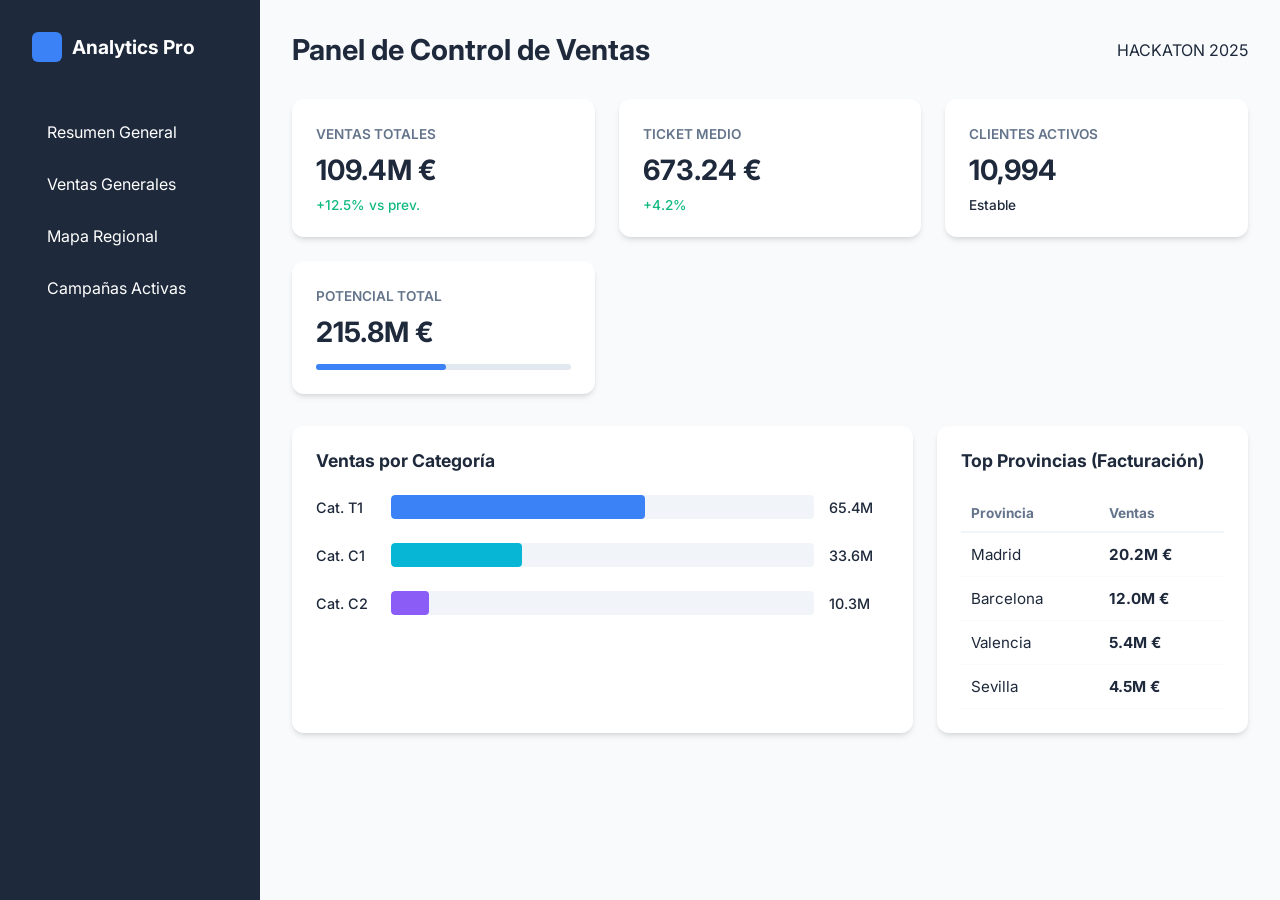
<file: index.html>
<!DOCTYPE html>
<html lang="es">
<head>
    <meta charset="UTF-8">
    <meta name="viewport" content="width=device-width, initial-scale=1.0">
    <title>Business Intelligence Dashboard</title>
    <link rel="stylesheet" href="Styles.css">
    <link href="https://fonts.googleapis.com/css2?family=Inter:wght@300;400;600;700&display=swap" rel="stylesheet">
</head>
<body>
    <div class="dashboard-container">
        <aside class="sidebar">
            <div class="logo">
                <div class="logo-icon"></div>
                <span>Analytics Pro</span>
            </div>
           <nav>
    <ul>
        <li>
            <a href="index.html">Resumen General</a>
        </li>
        <li>
            <a href="ventas.html">Ventas Generales</a>
        </li>
        <li>
            <a href="regional.html">Mapa Regional</a>
        </li>                    
        <li>
            <a href="campanas.html" id=campanas> Campañas Activas </a>
        </li>
    </ul>
</nav>
        </aside>

        <main class="main-content">
            <header class="top-bar">
                <h1>Panel de Control de Ventas</h1>
                <div class="user-info">
                    <span>HACKATON 2025 </span>
                </div>
            </header>

            <section class="kpi-grid">
                <div class="card kpi-card">
                    <span class="label">Ventas Totales</span>
                    <div class="value">109.4M €</div>
                    <div class="trend up">+12.5% vs prev.</div>
                </div>
                <div class="card kpi-card">
                    <span class="label">Ticket Medio</span>
                    <div class="value">673.24 €</div>
                    <div class="trend up">+4.2%</div>
                </div>
                <div class="card kpi-card">
                    <span class="label">Clientes Activos</span>
                    <div class="value">10,994</div>
                    <div class="trend">Estable</div>
                </div>
                <div class="card kpi-card">
                    <span class="label">Potencial Total</span>
                    <div class="value">215.8M €</div>
                    <div class="progress-bar"><div class="fill" style="width: 51%"></div></div>
                </div>
            </section>

            <section class="charts-grid">
                <div class="card chart-container">
                    <h3>Ventas por Categoría</h3>
                    <div class="bar-chart">
                        <div class="bar-row">
                            <span>Cat. T1</span>
                            <div class="bar-bg"><div class="bar-fill blue" style="width: 60%;"></div></div>
                            <span class="val">65.4M</span>
                        </div>
                        <div class="bar-row">
                            <span>Cat. C1</span>
                            <div class="bar-bg"><div class="bar-fill cyan" style="width: 31%;"></div></div>
                            <span class="val">33.6M</span>
                        </div>
                        <div class="bar-row">
                            <span>Cat. C2</span>
                            <div class="bar-bg"><div class="bar-fill purple" style="width: 9%;"></div></div>
                            <span class="val">10.3M</span>
                        </div>
                    </div>
                </div>

                <div class="card">
                    <h3>Top Provincias (Facturación)</h3>
                    <table class="data-table">
                        <thead>
                            <tr>
                                <th>Provincia</th>
                                <th>Ventas</th>
                            </tr>
                        </thead>
                        <tbody>
                            <tr><td>Madrid</td><td><strong>20.2M €</strong></td></tr>
                            <tr><td>Barcelona</td><td><strong>12.0M €</strong></td></tr>
                            <tr><td>Valencia</td><td><strong>5.4M €</strong></td></tr>
                            <tr><td>Sevilla</td><td><strong>4.5M €</strong></td></tr>
                        </tbody>
                    </table>
                </div>
            </section>
        </main>
    </div>
</body>
</html>
</file>
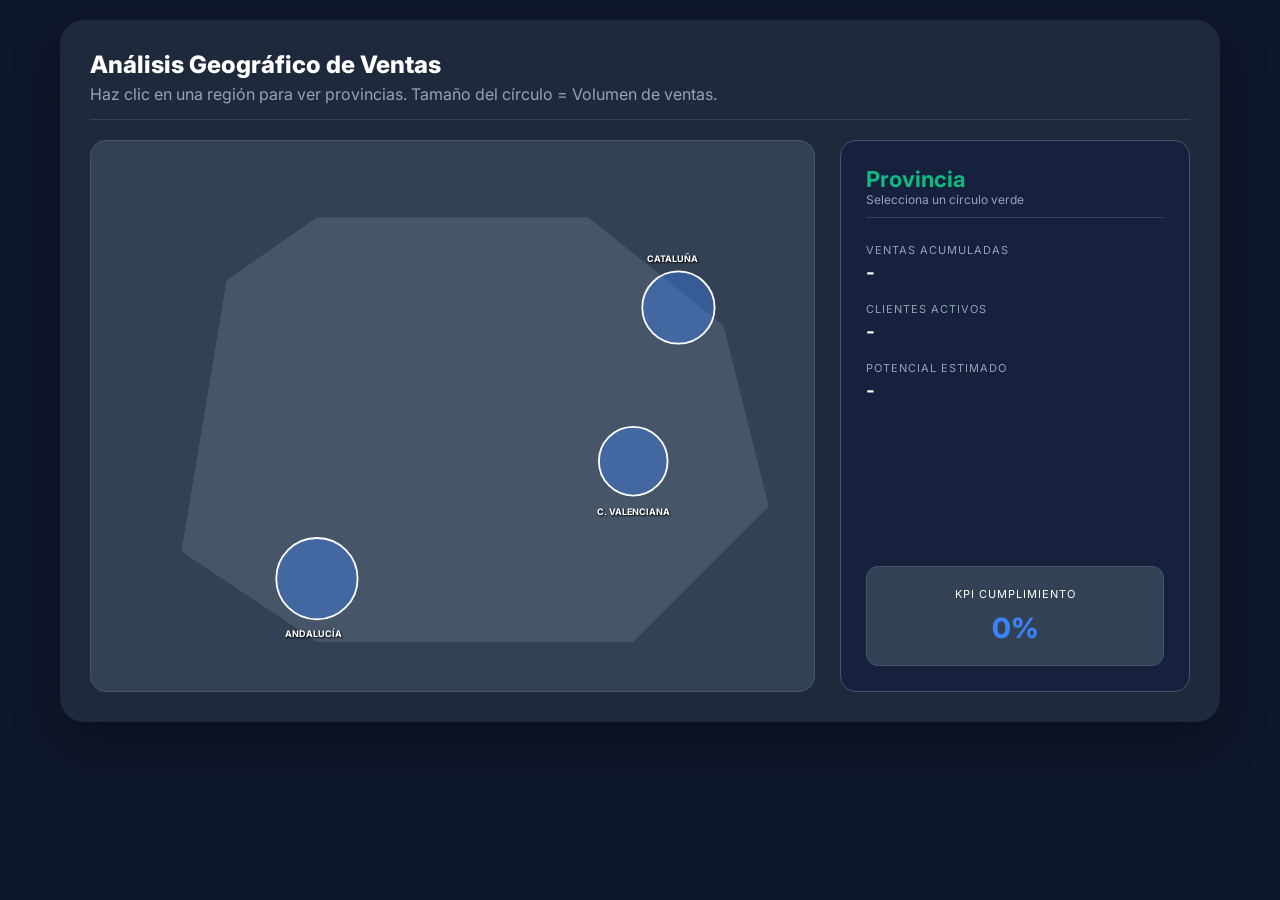
<file: regional.html>
<!DOCTYPE html>
<html lang="es">
<head>
    <meta charset="UTF-8">
    <meta name="viewport" content="width=device-width, initial-scale=1.0">
    <title>Dashboard Regional - España Interactiva</title>
    <link href="https://fonts.googleapis.com/css2?family=Inter:wght@400;600;800&display=swap" rel="stylesheet">
    <style>
        :root {
            --bg: #0f172a;
            --card-bg: #1e293b;
            --accent: #10b981;
            --primary: #3b82f6;
            --text-muted: #94a3b8;
            --danger: #ef4444;
        }

        body { 
            font-family: 'Inter', sans-serif; 
            background: var(--bg); 
            color: white; 
            display: flex; 
            justify-content: center; 
            padding: 20px; 
            margin: 0; 
        }

        .card { 
            background: var(--card-bg); 
            padding: 30px; 
            border-radius: 24px; 
            width: 100%; 
            max-width: 1100px; 
            box-shadow: 0 20px 50px rgba(0,0,0,0.3); 
        }
        
        .header-section { 
            margin-bottom: 20px; 
            border-bottom: 1px solid #334155; 
            padding-bottom: 15px; 
        }

        h1 { margin: 0; font-size: 24px; font-weight: 800; }
        
        .btn-back { 
            display: none; 
            background: var(--danger); 
            color: white; 
            border: none; 
            padding: 12px 24px; 
            border-radius: 10px; 
            cursor: pointer; 
            font-weight: bold; 
            margin-bottom: 20px;
            transition: all 0.2s;
        }

        .btn-back:hover { transform: scale(1.05); background: #dc2626; }

        .main-layout { 
            display: grid; 
            grid-template-columns: 1fr 350px; 
            gap: 25px; 
        }

        .map-wrapper { 
            position: relative; 
            height: 550px; 
            background: #334155; 
            border-radius: 16px; 
            overflow: hidden; 
            border: 1px solid #475569; 
        }
        
        /* Círculos de Regiones (Vista General) */
        .region-dot { 
            fill: var(--primary); 
            fill-opacity: 0.4; 
            stroke: white; 
            stroke-width: 2; 
            cursor: pointer; 
            transition: 0.3s; 
        }
        .region-dot:hover { fill-opacity: 0.7; r: 45; }
        
        /* Círculos de Provincias (Vista Detalle) */
        .sub-province { display: none; }
        .prov-dot { 
            fill: var(--accent); 
            fill-opacity: 0.7; 
            stroke: white; 
            stroke-width: 1.5; 
            cursor: pointer; 
            transition: all 0.4s cubic-bezier(0.175, 0.885, 0.32, 1.275);
        }
        .prov-dot:hover { fill-opacity: 1; stroke-width: 3; }
        .prov-dot.active { 
            fill: #fff; 
            stroke: var(--accent); 
            stroke-width: 5; 
            filter: drop-shadow(0 0 10px var(--accent));
        }

        .label { 
            fill: white; 
            font-size: 10px; 
            font-weight: 700; 
            pointer-events: none; 
            text-shadow: 1px 1px 2px black; 
            text-transform: uppercase;
        }

        /* Panel Lateral de Resumen */
        .summary-panel { 
            background: #16213e; 
            border-radius: 16px; 
            padding: 25px; 
            border: 1px solid #475569; 
            display: flex;
            flex-direction: column;
        }

        .summary-header { margin-bottom: 25px; border-bottom: 1px solid #334155; padding-bottom: 10px; }
        .summary-header h2 { margin: 0; font-size: 22px; color: var(--accent); }
        
        .stat-box { margin-bottom: 18px; }
        .stat-label { font-size: 11px; color: var(--text-muted); text-transform: uppercase; letter-spacing: 1px; display: block; margin-bottom: 4px; }
        .stat-value { font-size: 19px; font-weight: 700; color: white; }

        .kpi-meter { 
            background: #334155; 
            padding: 20px; 
            border-radius: 12px; 
            text-align: center; 
            margin-top: auto;
            border: 1px solid #475569;
        }
        .kpi-percent { font-size: 28px; font-weight: 800; color: var(--primary); display: block; }

        @media (max-width: 900px) {
            .main-layout { grid-template-columns: 1fr; }
            .map-wrapper { height: 400px; }
        }
    </style>
</head>
<body>

    <div class="card">
        <div class="header-section">
            <h1>Análisis Geográfico de Ventas</h1>
            <p style="color: var(--text-muted); margin: 5px 0 0 0;">Haz clic en una región para ver provincias. Tamaño del círculo = Volumen de ventas.</p>
        </div>
        
        <button class="btn-back" id="btnBack" onclick="resetMap()">← Volver a España</button>

        <div class="main-layout">
            <div class="map-wrapper">
                <svg viewBox="0 0 800 600" width="100%" height="100%">
                    <path d="M150,150 L250,80 L550,80 L700,200 L750,400 L600,550 L250,550 L100,450 Z" fill="#475569" />
                    
                    <g id="group-catalunya" class="region-group">
                        <circle class="region-dot" cx="650" cy="180" r="40" onclick="showRegion('catalunya')" />
                        <text x="615" y="130" class="label">Cataluña</text>
                        <g class="sub-province">
                            <circle class="prov-dot" cx="640" cy="210" r="38" onclick="selectProv(this, 'Barcelona', '8.450.200€', '1.240', '15.2M€', 94)" />
                            <text x="635" y="265" class="label">Barcelona</text>
                            
                            <circle class="prov-dot" cx="690" cy="150" r="18" onclick="selectProv(this, 'Girona', '1.120.000€', '215', '2.5M€', 82)" />
                            <text x="695" y="135" class="label">Girona</text>
                            
                            <circle class="prov-dot" cx="590" cy="175" r="14" onclick="selectProv(this, 'Lleida', '890.000€', '105', '1.8M€', 76)" />
                            <text x="560" y="170" class="label">Lleida</text>
                        </g>
                    </g>

                    <g id="group-andalucia" class="region-group">
                        <circle class="region-dot" cx="250" cy="480" r="45" onclick="showRegion('andalucia')" />
                        <text x="215" y="545" class="label">Andalucía</text>
                        <g class="sub-province">
                            <circle class="prov-dot" cx="240" cy="470" r="34" onclick="selectProv(this, 'Sevilla', '4.200.000€', '680', '6.1M€', 98)" />
                            <text x="220" y="520" class="label">Sevilla</text>
                            
                            <circle class="prov-dot" cx="320" cy="515" r="28" onclick="selectProv(this, 'Málaga', '3.150.000€', '490', '4.5M€', 105)" />
                            <text x="310" y="560" class="label">Málaga</text>
                            
                            <circle class="prov-dot" cx="420" cy="490" r="16" onclick="selectProv(this, 'Granada', '1.200.000€', '180', '2.8M€', 88)" />
                            <text x="415" y="525" class="label">Granada</text>
                        </g>
                    </g>

                    <g id="group-valencia" class="region-group">
                        <circle class="region-dot" cx="600" cy="350" r="38" onclick="showRegion('valencia')" />
                        <text x="560" y="410" class="label">C. Valenciana</text>
                        <g class="sub-province">
                            <circle class="prov-dot" cx="610" cy="360" r="30" onclick="selectProv(this, 'Valencia', '5.100.000€', '812', '7.4M€', 92)" />
                            <text x="625" y="405" class="label">Valencia</text>
                            
                            <circle class="prov-dot" cx="585" cy="420" r="22" onclick="selectProv(this, 'Alicante', '2.900.000€', '445', '4.8M€', 86)" />
                            <text x="595" y="455" class="label">Alicante</text>
                            
                            <circle class="prov-dot" cx="595" cy="305" r="14" onclick="selectProv(this, 'Castellón', '1.050.000€', '135', '2.1M€', 74)" />
                            <text x="610" y="305" class="label">Castellón</text>
                        </g>
                    </g>
                </svg>
            </div>

            <div class="summary-panel" id="summaryPanel">
                <div class="summary-header">
                    <h2 id="det-name">Provincia</h2>
                    <p id="det-region" style="font-size: 12px; color: var(--text-muted); margin: 0;">Selecciona un círculo verde</p>
                </div>
                
                <div class="stat-box">
                    <span class="stat-label">Ventas Acumuladas</span>
                    <span class="stat-value" id="det-sales">-</span>
                </div>
                
                <div class="stat-box">
                    <span class="stat-label">Clientes Activos</span>
                    <span class="stat-value" id="det-clients">-</span>
                </div>
                
                <div class="stat-box">
                    <span class="stat-label">Potencial Estimado</span>
                    <span class="stat-value" id="det-potential">-</span>
                </div>

                <div class="kpi-meter">
                    <span class="stat-label" style="color: white; margin-bottom: 10px;">KPI cumplimiento</span>
                    <span class="kpi-percent" id="det-kpi">0%</span>
                </div>
            </div>
        </div>
    </div>

    <script>
        // Función para actualizar el resumen al hacer clic en una provincia
        function selectProv(element, nombre, ventas, clientes, potencial, kpi) {
            // Manejo de clase activa para feedback visual
            document.querySelectorAll('.prov-dot').forEach(d => d.classList.remove('active'));
            element.classList.add('active');

            // Actualizar textos
            document.getElementById('det-name').innerText = nombre;
            document.getElementById('det-sales').innerText = ventas;
            document.getElementById('det-clients').innerText = clientes;
            document.getElementById('det-potential').innerText = potencial;
            document.getElementById('det-kpi').innerText = kpi + "%";
            
            // Color del KPI según rendimiento
            document.getElementById('det-kpi').style.color = kpi >= 100 ? '#10b981' : '#3b82f6';
        }

        // Entrar en una Comunidad Autónoma
        function showRegion(regionId) {
            document.querySelectorAll('.region-group').forEach(g => g.style.display = 'none');
            const selected = document.getElementById('group-' + regionId);
            selected.style.display = 'block';
            
            // Ocultar círculos generales
            selected.querySelector('.region-dot').style.display = 'none';
            selected.querySelector('.label').style.display = 'none';
            
            // Mostrar provincias
            selected.querySelectorAll('.sub-province').forEach(d => d.style.display = 'block');
            
            // Mostrar botón "Volver" (que empuja hacia abajo)
            document.getElementById('btnBack').style.display = 'inline-block';
            document.getElementById('det-region').innerText = "Región: " + regionId.toUpperCase();
            document.getElementById('det-name').innerText = "Selecciona Provincia";
        }

        // Volver al mapa de España
        function resetMap() {
            document.querySelectorAll('.region-group').forEach(g => {
                g.style.display = 'block';
                g.querySelector('.region-dot').style.display = 'block';
                g.querySelector('.label').style.display = 'block';
            });
            
            document.querySelectorAll('.sub-province').forEach(d => d.style.display = 'none');
            document.querySelectorAll('.prov-dot').forEach(d => d.classList.remove('active'));
            
            document.getElementById('btnBack').style.display = 'none';
            document.getElementById('det-name').innerText = "Provincia";
            document.getElementById('det-region').innerText = "Selecciona un círculo verde";
            document.getElementById('det-sales').innerText = "-";
            document.getElementById('det-clients').innerText = "-";
            document.getElementById('det-potential').innerText = "-";
            document.getElementById('det-kpi').innerText = "0%";
            document.getElementById('det-kpi').style.color = 'var(--primary)';
        }
    </script>
</body>
</html>
</file>
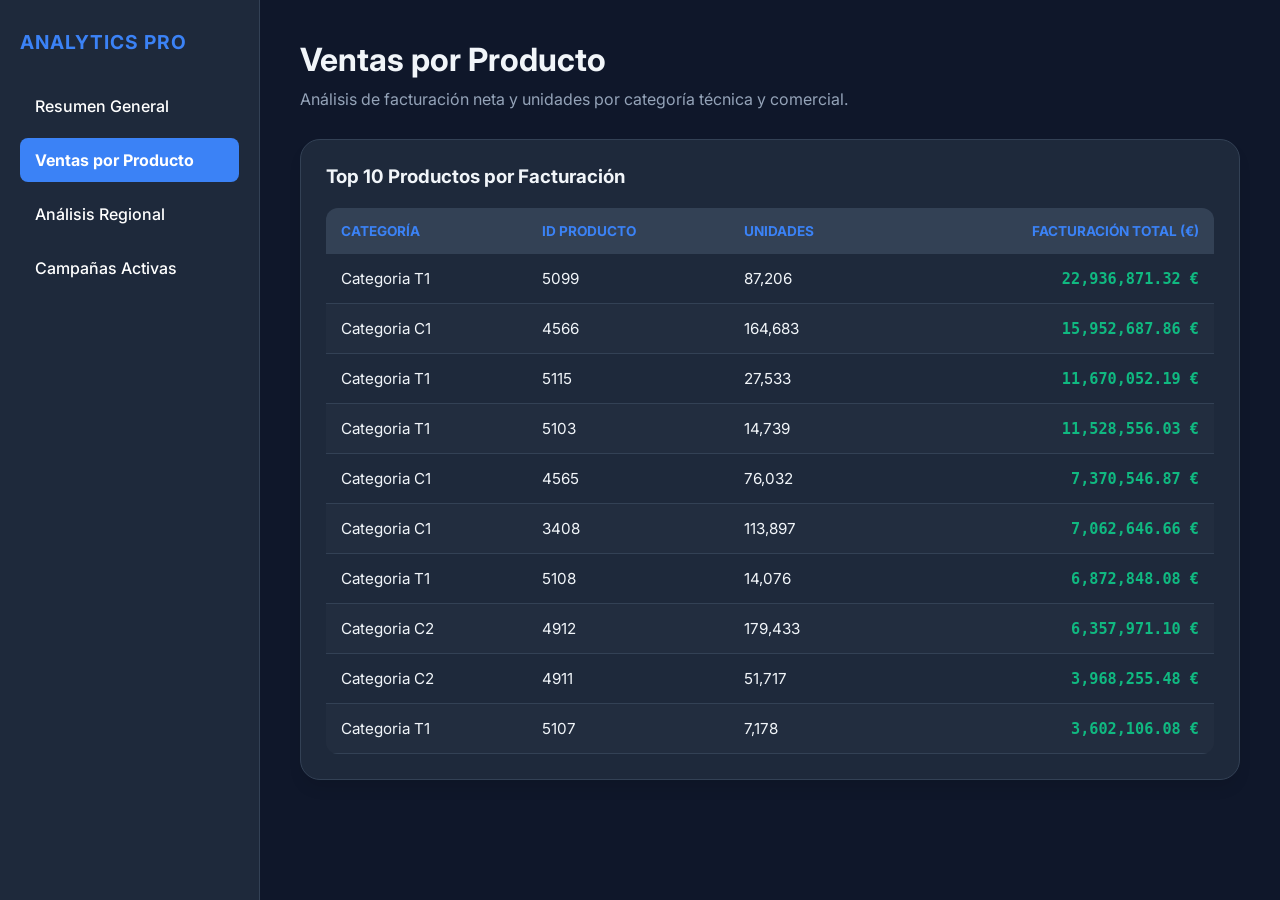
<file: ventas.html>
<!DOCTYPE html>
<html lang="es">
<head>
    <meta charset="UTF-8">
    <meta name="viewport" content="width=device-width, initial-scale=1.0">
    <title>Ventas por Producto</title>
    <link href="https://fonts.googleapis.com/css2?family=Inter:wght@400;600;700&display=swap" rel="stylesheet">
    <style>
        /* VARIABLES Y RESET */
        :root {
            --bg-main: #0f172a;
            --bg-card: #1e293b;
            --bg-accent: #334155;
            --text-main: #f1f5f9;
            --text-dim: #94a3b8;
            --primary: #3b82f6;
            --success: #10b981;
        }

        * { margin: 0; padding: 0; box-sizing: border-box; }

        body {
            font-family: 'Inter', sans-serif;
            background-color: var(--bg-main);
            color: var(--text-main);
            display: flex;
            min-height: 100vh;
        }

        /* BARRA LATERAL (SIDEBAR) */
        .sidebar {
            width: 260px;
            background-color: var(--bg-card);
            border-right: 1px solid var(--bg-accent);
            padding: 30px 20px;
            display: flex;
            flex-direction: column;
        }

        .sidebar h2 {
            font-size: 1.2rem;
            margin-bottom: 30px;
            color: var(--primary);
            text-transform: uppercase;
            letter-spacing: 1px;
        }

        .sidebar nav ul { list-style: none; }

        .sidebar nav ul li {
            margin-bottom: 10px;
            border-radius: 8px;
            transition: 0.3s;
        }

        .sidebar nav ul li:hover { background: var(--bg-accent); }
        .sidebar nav ul li.active { background: var(--primary); }

        /* Estilo para los hipervínculos dentro del LI */
        .sidebar nav ul li a {
            text-decoration: none;
            color: white; /* Color base blanco */
            display: block;
            width: 100%;
            padding: 12px 15px;
            font-weight: 500;
        }

        /* EVITAR COLOR LILA (VISITED) */
        .sidebar nav ul li a:visited,
        .sidebar nav ul li a:active {
            color: white;
        }

        .sidebar nav ul li.active a { color: white; font-weight: 700; }

        /* CONTENIDO PRINCIPAL */
        .main-content {
            flex: 1;
            padding: 40px;
            max-width: 1200px;
        }

        header { margin-bottom: 30px; }
        header h1 { font-size: 2rem; margin-bottom: 10px; }
        header p { color: var(--text-dim); }

        /* CONTENEDOR DE TABLA DINÁMICA */
        .table-card {
            background: var(--bg-card);
            border-radius: 20px;
            padding: 25px;
            border: 1px solid var(--bg-accent);
            box-shadow: 0 10px 15px -3px rgba(0, 0, 0, 0.1);
        }

        .table-header {
            display: flex;
            justify-content: space-between;
            align-items: center;
            margin-bottom: 20px;
        }

        .table-container {
            max-height: 600px;
            overflow-y: auto;
            border-radius: 12px;
        }

        table {
            width: 100%;
            border-collapse: collapse;
            text-align: left;
        }

        thead th {
            position: sticky;
            top: 0;
            background: var(--bg-accent);
            color: var(--primary);
            padding: 15px;
            font-size: 0.85rem;
            text-transform: uppercase;
            z-index: 10;
        }

        tbody td {
            padding: 15px;
            border-bottom: 1px solid var(--bg-accent);
            font-size: 0.95rem;
        }

        tbody tr:nth-child(even) { background: rgba(255,255,255,0.02); }
        tbody tr:hover { background: rgba(59, 130, 246, 0.1); }

        .amount {
            text-align: right;
            font-family: 'Monaco', 'Consolas', monospace;
            color: var(--success);
            font-weight: 600;
        }

        /* Scrollbar estética */
        .table-container::-webkit-scrollbar { width: 6px; }
        .table-container::-webkit-scrollbar-thumb { background: var(--bg-accent); border-radius: 10px; }

    </style>
</head>
<body>

    <aside class="sidebar">
        <h2>Analytics Pro</h2>
        <nav>
            <ul>
                <li><a href="index.html">Resumen General</a></li>
                <li class="active"><a href="productos.html">Ventas por Producto</a></li>
                <li><a href="regional.html">Análisis Regional</a></li>
                <li><a href="#">Campañas Activas</a></li>
            </ul>
        </nav>
    </aside>

    <main class="main-content">
        <header>
            <h1>Ventas por Producto</h1>
            <p>Análisis de facturación neta y unidades por categoría técnica y comercial.</p>
        </header>

        <section class="table-card">
            <div class="table-header">
                <h3>Top 10 Productos por Facturación</h3>
            </div>
            
            <div class="table-container">
                <table>
                    <thead>
                        <tr>
                            <th>Categoría</th>
                            <th>ID Producto</th>
                            <th>Unidades</th>
                            <th style="text-align: right;">Facturación Total (€)</th>
                        </tr>
                    </thead>
                    <tbody>
                        <tr>
                            <td>Categoria T1</td>
                            <td>5099</td>
                            <td>87,206</td>
                            <td class="amount">22,936,871.32 €</td>
                        </tr>
                        <tr>
                            <td>Categoria C1</td>
                            <td>4566</td>
                            <td>164,683</td>
                            <td class="amount">15,952,687.86 €</td>
                        </tr>
                        <tr>
                            <td>Categoria T1</td>
                            <td>5115</td>
                            <td>27,533</td>
                            <td class="amount">11,670,052.19 €</td>
                        </tr>
                        <tr>
                            <td>Categoria T1</td>
                            <td>5103</td>
                            <td>14,739</td>
                            <td class="amount">11,528,556.03 €</td>
                        </tr>
                        <tr>
                            <td>Categoria C1</td>
                            <td>4565</td>
                            <td>76,032</td>
                            <td class="amount">7,370,546.87 €</td>
                        </tr>
                        <tr>
                            <td>Categoria C1</td>
                            <td>3408</td>
                            <td>113,897</td>
                            <td class="amount">7,062,646.66 €</td>
                        </tr>
                        <tr>
                            <td>Categoria T1</td>
                            <td>5108</td>
                            <td>14,076</td>
                            <td class="amount">6,872,848.08 €</td>
                        </tr>
                        <tr>
                            <td>Categoria C2</td>
                            <td>4912</td>
                            <td>179,433</td>
                            <td class="amount">6,357,971.10 €</td>
                        </tr>
                        <tr>
                            <td>Categoria C2</td>
                            <td>4911</td>
                            <td>51,717</td>
                            <td class="amount">3,968,255.48 €</td>
                        </tr>
                        <tr>
                            <td>Categoria T1</td>
                            <td>5107</td>
                            <td>7,178</td>
                            <td class="amount">3,602,106.08 €</td>
                        </tr>
                    </tbody>
                </table>
            </div>
        </section>
    </main>

</body>
</html>
</file>
<file: Styles.css>
:root {
    --bg-color: #f8fafc;
    --sidebar-bg: #1e293b;
    --card-bg: #ffffff;
    --primary: #3b82f6;
    --accent-blue: #60a5fa;
    --text-main: #1e293b;
    --text-muted: #64748b;
    --radius: 12px;
    --shadow: 0 4px 6px -1px rgb(0 0 0 / 0.1), 0 2px 4px -2px rgb(0 0 0 / 0.1);
}

* {
    box-sizing: border-box;
    margin: 0;
    padding: 0;
}

body {
    font-family: 'Inter', sans-serif;
    background-color: var(--bg-color);
    color: var(--text-main);
    overflow-x: hidden;
}

.dashboard-container {
    display: flex;
    min-height: 100vh;
}

/* Sidebar */
.sidebar {
    width: 260px;
    background-color: var(--sidebar-bg);
    color: white;
    padding: 2rem;
    display: flex;
    flex-direction: column;
}

.logo {
    display: flex;
    align-items: center;
    gap: 10px;
    font-weight: 700;
    font-size: 1.2rem;
    margin-bottom: 3rem;
}

.logo-icon {
    width: 30px;
    height: 30px;
    background: var(--primary);
    border-radius: 6px;
}

nav ul {
    list-style: none;
}

nav li {
    padding: 12px 15px;
    margin-bottom: 8px;
    border-radius: 8px;
    cursor: pointer;
    transition: all 0.3s;
    color: #94a3b8;
}

nav li.active, nav li:hover {
    background-color: #334155;
    color: white;
}

/* Main Content */
.main-content {
    flex: 1;
    padding: 2rem;
    max-width: 1400px;
}

.top-bar {
    display: flex;
    justify-content: space-between;
    align-items: center;
    margin-bottom: 2rem;
}

h1 { font-size: 1.8rem; font-weight: 700; }

.card {
    background: var(--card-bg);
    border-radius: var(--radius);
    padding: 1.5rem;
    box-shadow: var(--shadow);
}

/* KPI Grid */
.kpi-grid {
    display: grid;
    grid-template-columns: repeat(auto-fit, minmax(240px, 1fr));
    gap: 1.5rem;
    margin-bottom: 2rem;
}

.kpi-card .label {
    color: var(--text-muted);
    font-size: 0.85rem;
    font-weight: 600;
    text-transform: uppercase;
}

.kpi-card .value {
    font-size: 1.75rem;
    font-weight: 700;
    margin: 10px 0;
}

.trend { font-size: 0.85rem; font-weight: 500; }
.trend.up { color: #10b981; }

.progress-bar {
    height: 6px;
    background: #e2e8f0;
    border-radius: 10px;
    margin-top: 15px;
}

.progress-bar .fill {
    height: 100%;
    background: var(--primary);
    border-radius: 10px;
}

/* Charts Grid */
.charts-grid {
    display: grid;
    grid-template-columns: 2fr 1fr;
    gap: 1.5rem;
}

h3 { margin-bottom: 1.5rem; font-size: 1.1rem; }

/* Bar Chart Custom Implementation */
.bar-chart {
    display: flex;
    flex-direction: column;
    gap: 1.5rem;
}

.bar-row {
    display: flex;
    align-items: center;
    gap: 15px;
}

.bar-row span { width: 60px; font-size: 0.9rem; font-weight: 500; }

.bar-bg {
    flex: 1;
    height: 24px;
    background: #f1f5f9;
    border-radius: 4px;
    overflow: hidden;
}

.bar-fill {
    height: 100%;
    border-radius: 4px;
}

.blue { background: #3b82f6; }
.cyan { background: #06b6d4; }
.purple { background: #8b5cf6; }

/* Table Styling */
.data-table {
    width: 100%;
    border-collapse: collapse;
}

.data-table th {
    text-align: left;
    padding: 10px;
    border-bottom: 2px solid #f1f5f9;
    color: var(--text-muted);
    font-size: 0.85rem;
}

.data-table td {
    padding: 12px 10px;
    border-bottom: 1px solid #f8fafc;
    font-size: 0.95rem;
}

@media (max-width: 1024px) {
    .charts-grid { grid-template-columns: 1fr; }
    .sidebar { width: 80px; padding: 1rem; }
    .sidebar span, .logo span { display: none; }
}

/* Esto quita el color lila de TODOS los enlaces visitados del sitio */
a:visited {
    color: inherit; /* Mantiene el color original en lugar de cambiar a lila */
}

/* Si quieres que específicamente los enlaces del menú sean siempre blancos */
nav ul li a, 
nav ul li a:visited {
    color: white;
    text-decoration: none;
}

#capanas {
    
}
</file>
